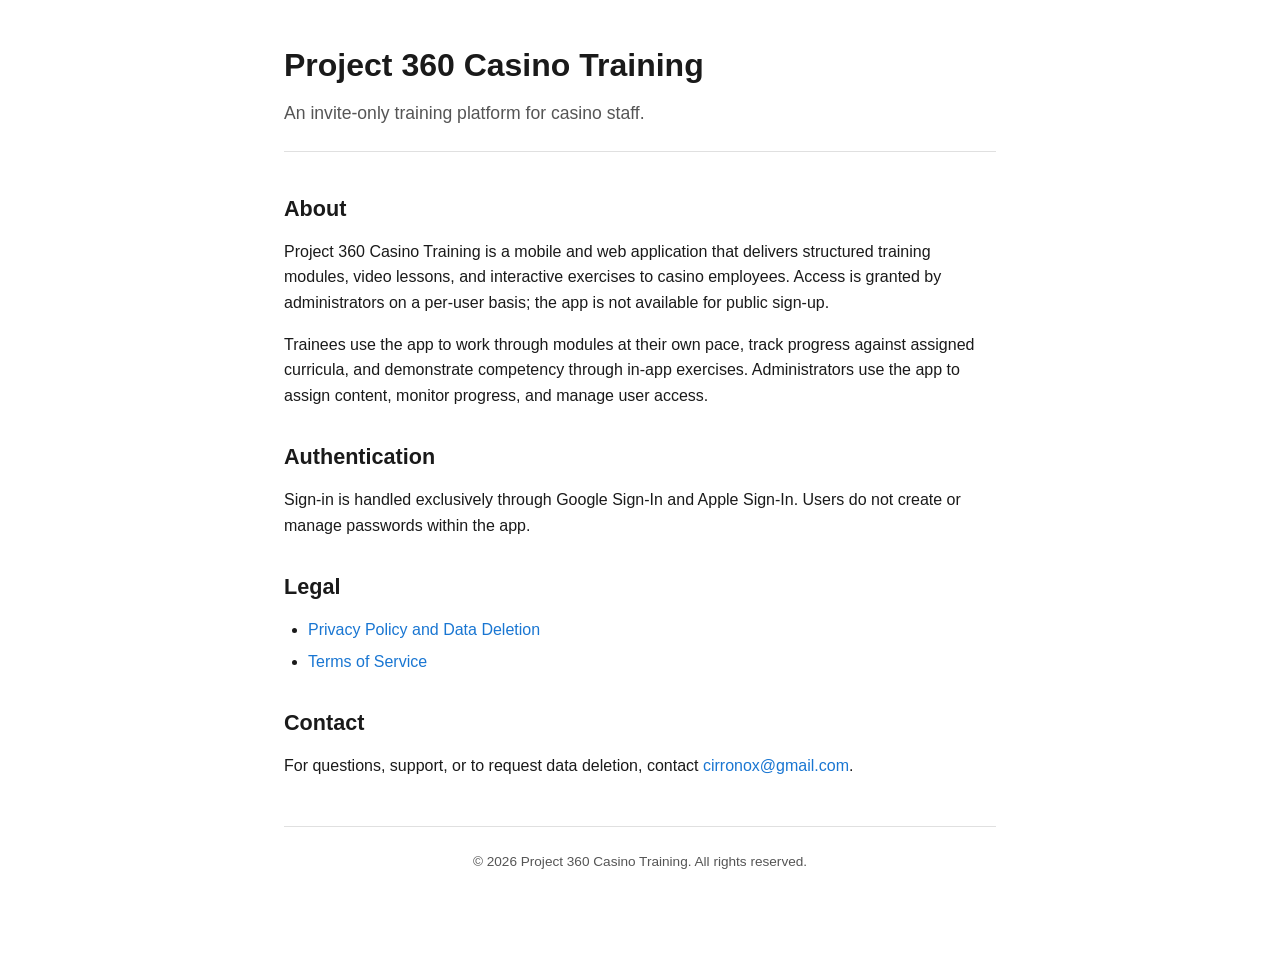
<file: index.html>
<!DOCTYPE html>
<html lang="en">
<head>
  <meta charset="UTF-8">
  <meta name="viewport" content="width=device-width, initial-scale=1.0">
  <title>Project 360 Casino Training</title>
  <link rel="stylesheet" href="style.css">
</head>
<body>
  <main>
    <header>
      <h1>Project 360 Casino Training</h1>
      <p class="tagline">An invite-only training platform for casino staff.</p>
    </header>

    <section>
      <h2>About</h2>
      <p>
        Project 360 Casino Training is a mobile and web application that delivers
        structured training modules, video lessons, and interactive exercises to
        casino employees. Access is granted by administrators on a per-user basis;
        the app is not available for public sign-up.
      </p>
      <p>
        Trainees use the app to work through modules at their own pace, track
        progress against assigned curricula, and demonstrate competency through
        in-app exercises. Administrators use the app to assign content, monitor
        progress, and manage user access.
      </p>
    </section>

    <section>
      <h2>Authentication</h2>
      <p>
        Sign-in is handled exclusively through Google Sign-In and Apple Sign-In.
        Users do not create or manage passwords within the app.
      </p>
    </section>

    <section>
      <h2>Legal</h2>
      <ul>
        <li><a href="privacy.html">Privacy Policy and Data Deletion</a></li>
        <li><a href="terms.html">Terms of Service</a></li>
      </ul>
    </section>

    <section>
      <h2>Contact</h2>
      <p>
        For questions, support, or to request data deletion, contact
        <a href="mailto:cirronox@gmail.com">cirronox@gmail.com</a>.
      </p>
    </section>

    <footer>
      <p>&copy; 2026 Project 360 Casino Training. All rights reserved.</p>
    </footer>
  </main>
</body>
</html>
</file>
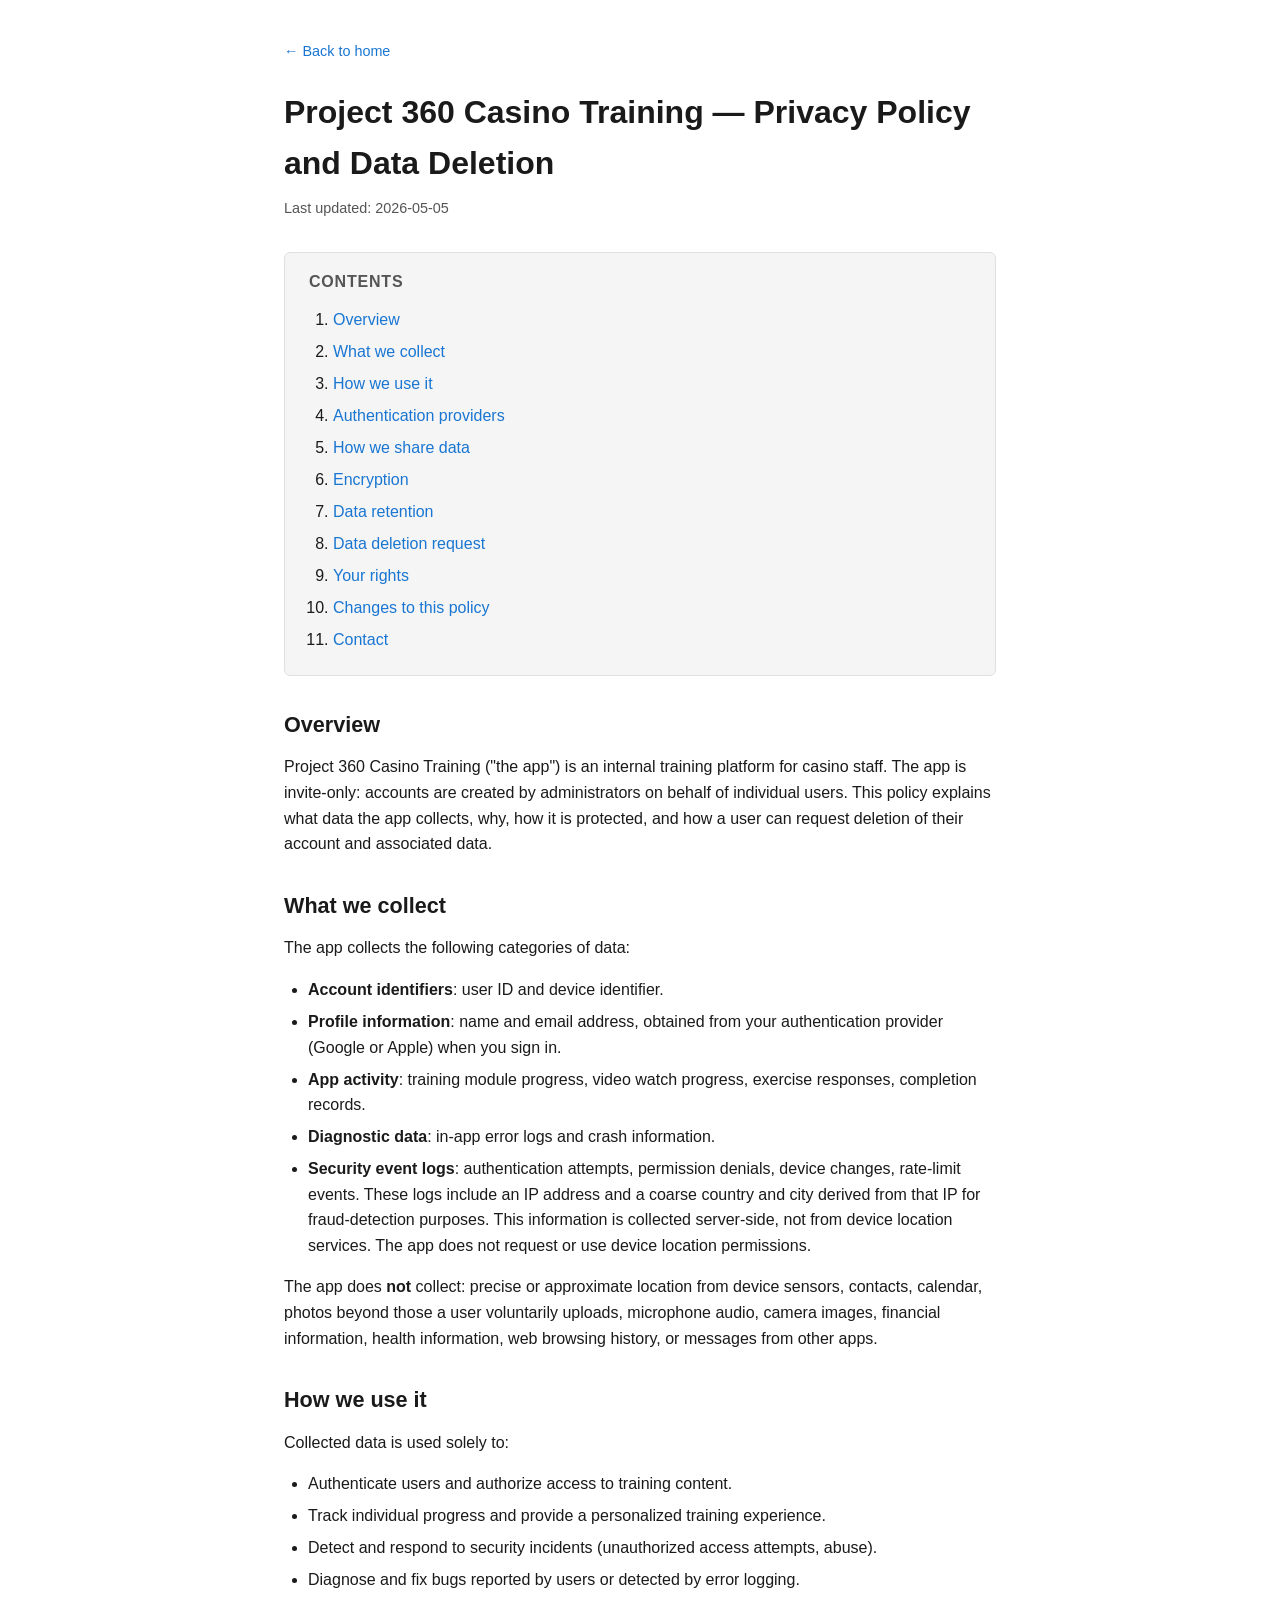
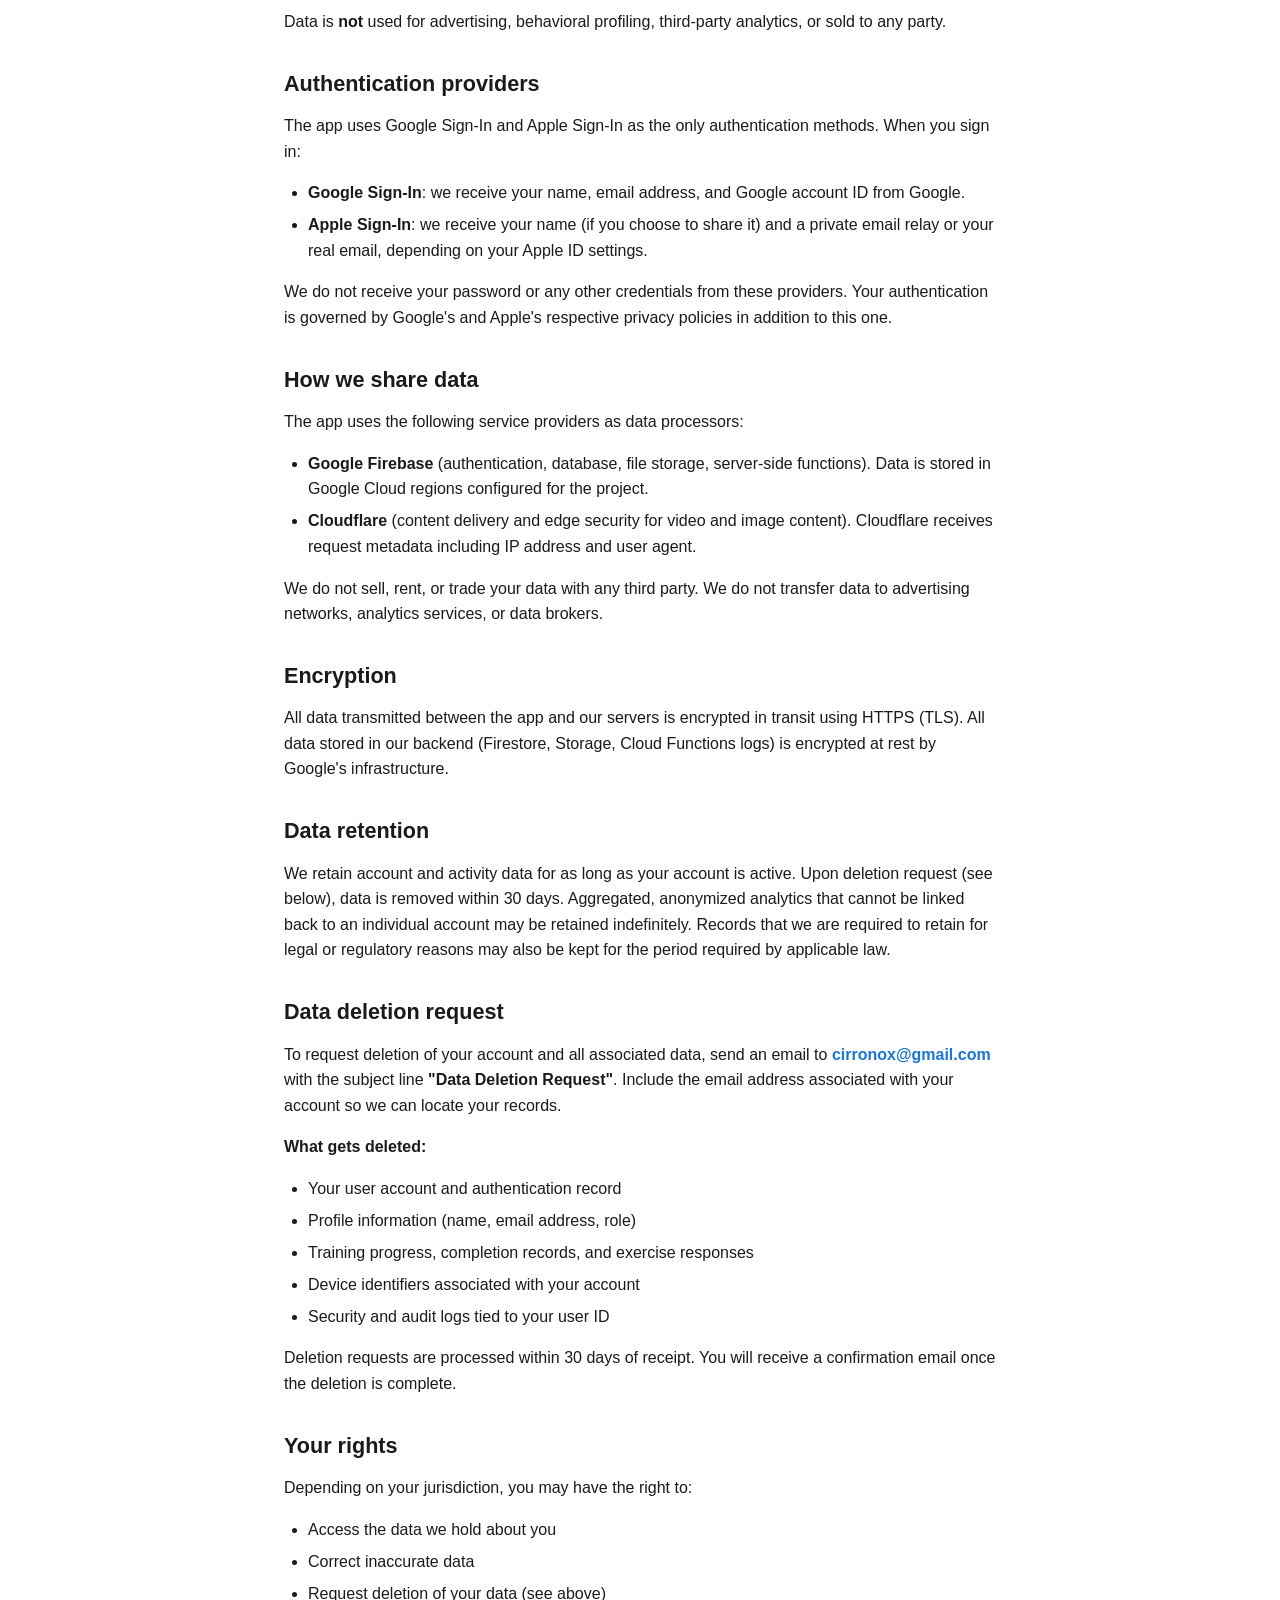
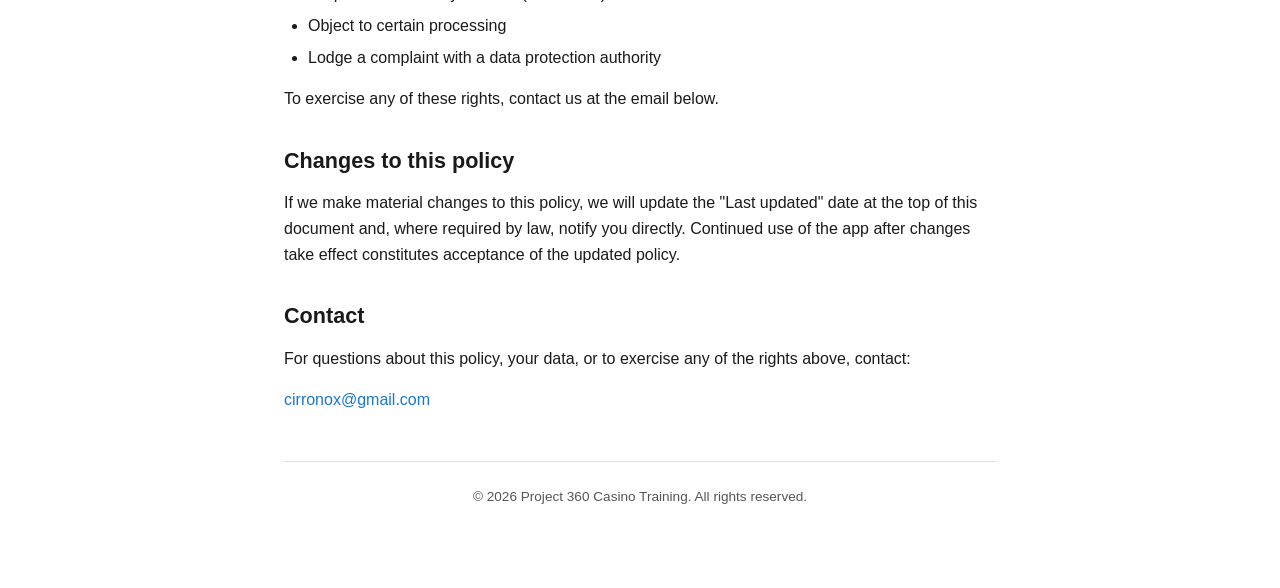
<file: privacy.html>
<!DOCTYPE html>
<html lang="en">
<head>
  <meta charset="UTF-8">
  <meta name="viewport" content="width=device-width, initial-scale=1.0">
  <title>Privacy Policy — Project 360 Casino Training</title>
  <link rel="stylesheet" href="style.css">
</head>
<body>
  <main>
    <p class="back"><a href="index.html">&larr; Back to home</a></p>

    <h1>Project 360 Casino Training — Privacy Policy and Data Deletion</h1>
    <p class="meta">Last updated: 2026-05-05</p>

    <nav class="toc">
      <h2>Contents</h2>
      <ol>
        <li><a href="#overview">Overview</a></li>
        <li><a href="#what-we-collect">What we collect</a></li>
        <li><a href="#how-we-use-it">How we use it</a></li>
        <li><a href="#authentication-providers">Authentication providers</a></li>
        <li><a href="#how-we-share-data">How we share data</a></li>
        <li><a href="#encryption">Encryption</a></li>
        <li><a href="#data-retention">Data retention</a></li>
        <li><a href="#data-deletion-request">Data deletion request</a></li>
        <li><a href="#your-rights">Your rights</a></li>
        <li><a href="#changes-to-this-policy">Changes to this policy</a></li>
        <li><a href="#contact">Contact</a></li>
      </ol>
    </nav>

    <section id="overview">
      <h2>Overview</h2>
      <p>
        Project 360 Casino Training ("the app") is an internal training platform
        for casino staff. The app is invite-only: accounts are created by
        administrators on behalf of individual users. This policy explains what
        data the app collects, why, how it is protected, and how a user can
        request deletion of their account and associated data.
      </p>
    </section>

    <section id="what-we-collect">
      <h2>What we collect</h2>
      <p>The app collects the following categories of data:</p>
      <ul>
        <li><strong>Account identifiers</strong>: user ID and device identifier.</li>
        <li><strong>Profile information</strong>: name and email address, obtained from your authentication provider (Google or Apple) when you sign in.</li>
        <li><strong>App activity</strong>: training module progress, video watch progress, exercise responses, completion records.</li>
        <li><strong>Diagnostic data</strong>: in-app error logs and crash information.</li>
        <li><strong>Security event logs</strong>: authentication attempts, permission denials, device changes, rate-limit events. These logs include an IP address and a coarse country and city derived from that IP for fraud-detection purposes. This information is collected server-side, not from device location services. The app does not request or use device location permissions.</li>
      </ul>
      <p>
        The app does <strong>not</strong> collect: precise or approximate
        location from device sensors, contacts, calendar, photos beyond those a
        user voluntarily uploads, microphone audio, camera images, financial
        information, health information, web browsing history, or messages
        from other apps.
      </p>
    </section>

    <section id="how-we-use-it">
      <h2>How we use it</h2>
      <p>Collected data is used solely to:</p>
      <ul>
        <li>Authenticate users and authorize access to training content.</li>
        <li>Track individual progress and provide a personalized training experience.</li>
        <li>Detect and respond to security incidents (unauthorized access attempts, abuse).</li>
        <li>Diagnose and fix bugs reported by users or detected by error logging.</li>
      </ul>
      <p>
        Data is <strong>not</strong> used for advertising, behavioral profiling,
        third-party analytics, or sold to any party.
      </p>
    </section>

    <section id="authentication-providers">
      <h2>Authentication providers</h2>
      <p>
        The app uses Google Sign-In and Apple Sign-In as the only authentication
        methods. When you sign in:
      </p>
      <ul>
        <li><strong>Google Sign-In</strong>: we receive your name, email address, and Google account ID from Google.</li>
        <li><strong>Apple Sign-In</strong>: we receive your name (if you choose to share it) and a private email relay or your real email, depending on your Apple ID settings.</li>
      </ul>
      <p>
        We do not receive your password or any other credentials from these
        providers. Your authentication is governed by Google's and Apple's
        respective privacy policies in addition to this one.
      </p>
    </section>

    <section id="how-we-share-data">
      <h2>How we share data</h2>
      <p>The app uses the following service providers as data processors:</p>
      <ul>
        <li><strong>Google Firebase</strong> (authentication, database, file storage, server-side functions). Data is stored in Google Cloud regions configured for the project.</li>
        <li><strong>Cloudflare</strong> (content delivery and edge security for video and image content). Cloudflare receives request metadata including IP address and user agent.</li>
      </ul>
      <p>
        We do not sell, rent, or trade your data with any third party. We do not
        transfer data to advertising networks, analytics services, or data brokers.
      </p>
    </section>

    <section id="encryption">
      <h2>Encryption</h2>
      <p>
        All data transmitted between the app and our servers is encrypted in
        transit using HTTPS (TLS). All data stored in our backend (Firestore,
        Storage, Cloud Functions logs) is encrypted at rest by Google's
        infrastructure.
      </p>
    </section>

    <section id="data-retention">
      <h2>Data retention</h2>
      <p>
        We retain account and activity data for as long as your account is
        active. Upon deletion request (see below), data is removed within 30 days.
        Aggregated, anonymized analytics that cannot be linked back to an
        individual account may be retained indefinitely. Records that we are
        required to retain for legal or regulatory reasons may also be kept for
        the period required by applicable law.
      </p>
    </section>

    <section id="data-deletion-request">
      <h2>Data deletion request</h2>
      <p>
        To request deletion of your account and all associated data, send an
        email to
        <a href="mailto:cirronox@gmail.com?subject=Data%20Deletion%20Request"><strong>cirronox@gmail.com</strong></a>
        with the subject line <strong>"Data Deletion Request"</strong>. Include
        the email address associated with your account so we can locate your
        records.
      </p>
      <p><strong>What gets deleted:</strong></p>
      <ul>
        <li>Your user account and authentication record</li>
        <li>Profile information (name, email address, role)</li>
        <li>Training progress, completion records, and exercise responses</li>
        <li>Device identifiers associated with your account</li>
        <li>Security and audit logs tied to your user ID</li>
      </ul>
      <p>
        Deletion requests are processed within 30 days of receipt. You will
        receive a confirmation email once the deletion is complete.
      </p>
    </section>

    <section id="your-rights">
      <h2>Your rights</h2>
      <p>Depending on your jurisdiction, you may have the right to:</p>
      <ul>
        <li>Access the data we hold about you</li>
        <li>Correct inaccurate data</li>
        <li>Request deletion of your data (see above)</li>
        <li>Object to certain processing</li>
        <li>Lodge a complaint with a data protection authority</li>
      </ul>
      <p>To exercise any of these rights, contact us at the email below.</p>
    </section>

    <section id="changes-to-this-policy">
      <h2>Changes to this policy</h2>
      <p>
        If we make material changes to this policy, we will update the "Last
        updated" date at the top of this document and, where required by law,
        notify you directly. Continued use of the app after changes take effect
        constitutes acceptance of the updated policy.
      </p>
    </section>

    <section id="contact">
      <h2>Contact</h2>
      <p>
        For questions about this policy, your data, or to exercise any of the
        rights above, contact:
      </p>
      <p><a href="mailto:cirronox@gmail.com">cirronox@gmail.com</a></p>
    </section>

    <footer>
      <p>&copy; 2026 Project 360 Casino Training. All rights reserved.</p>
    </footer>
  </main>
</body>
</html>
</file>
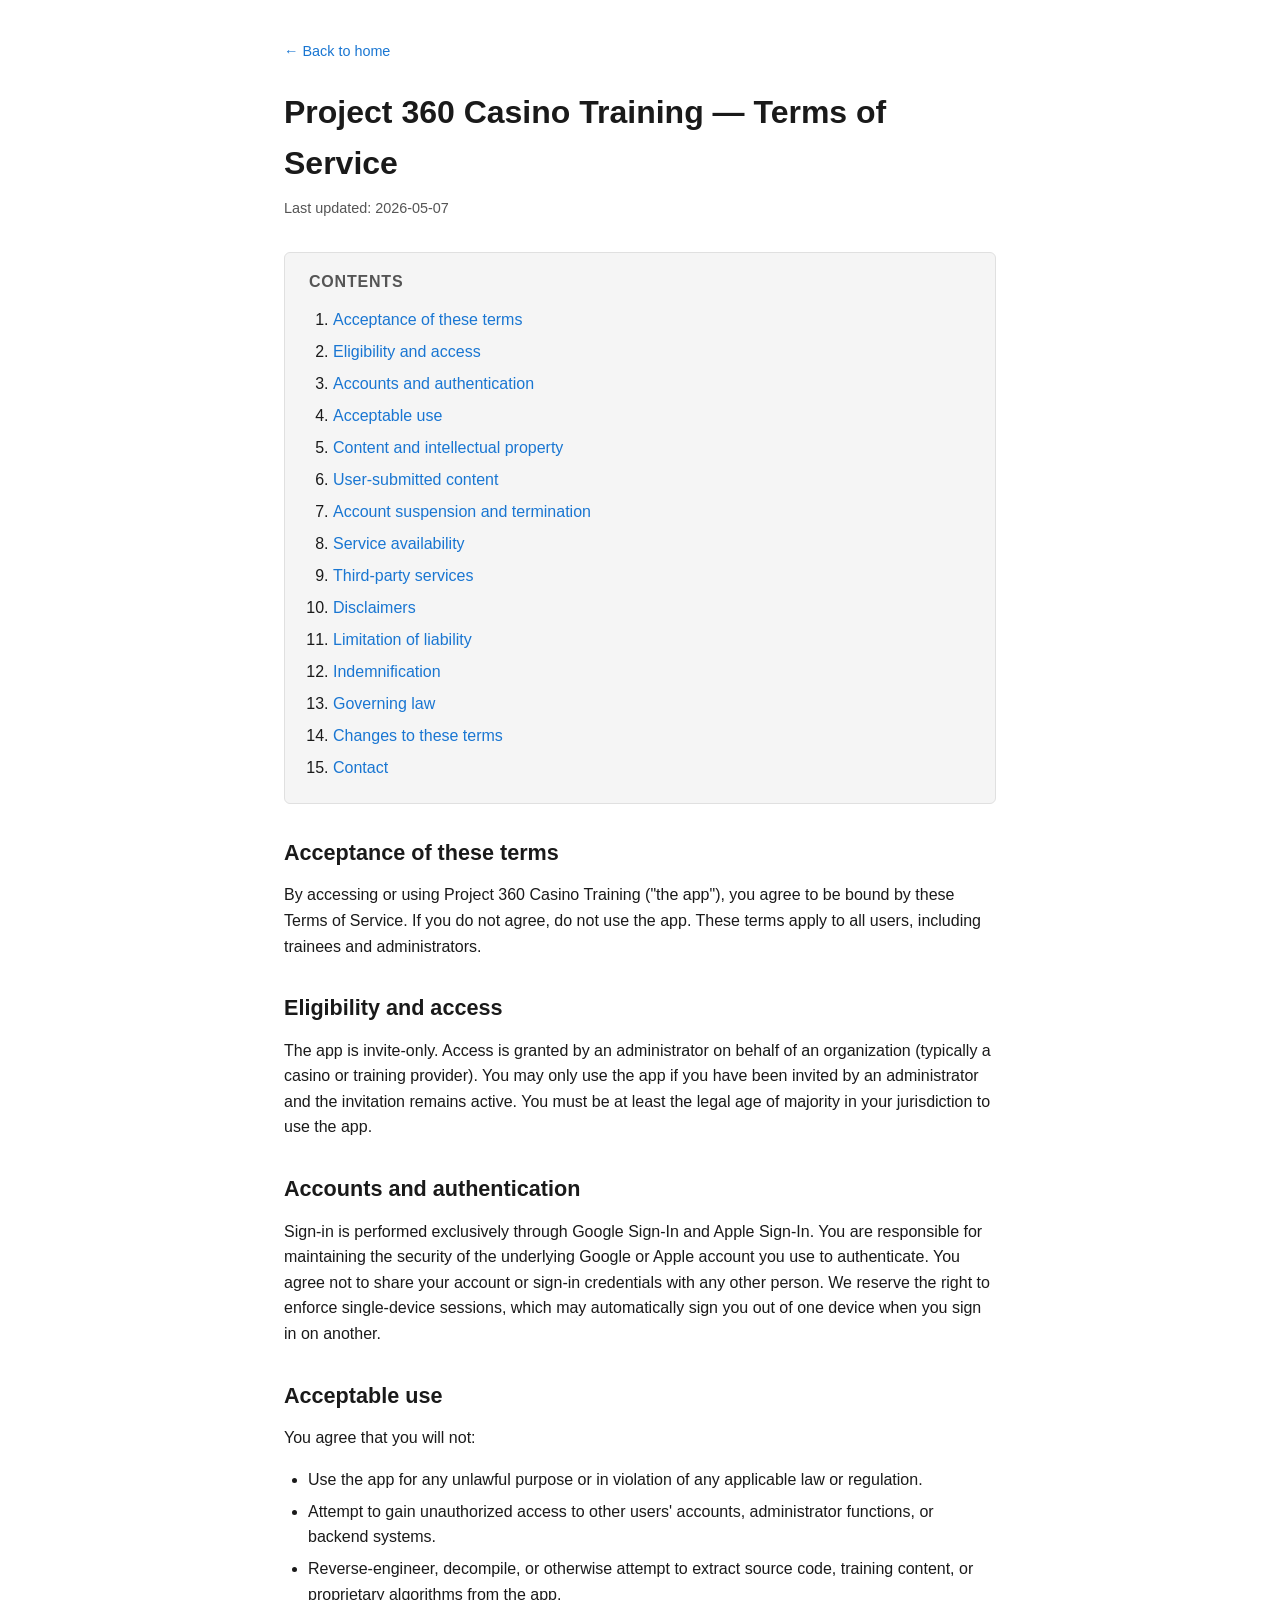
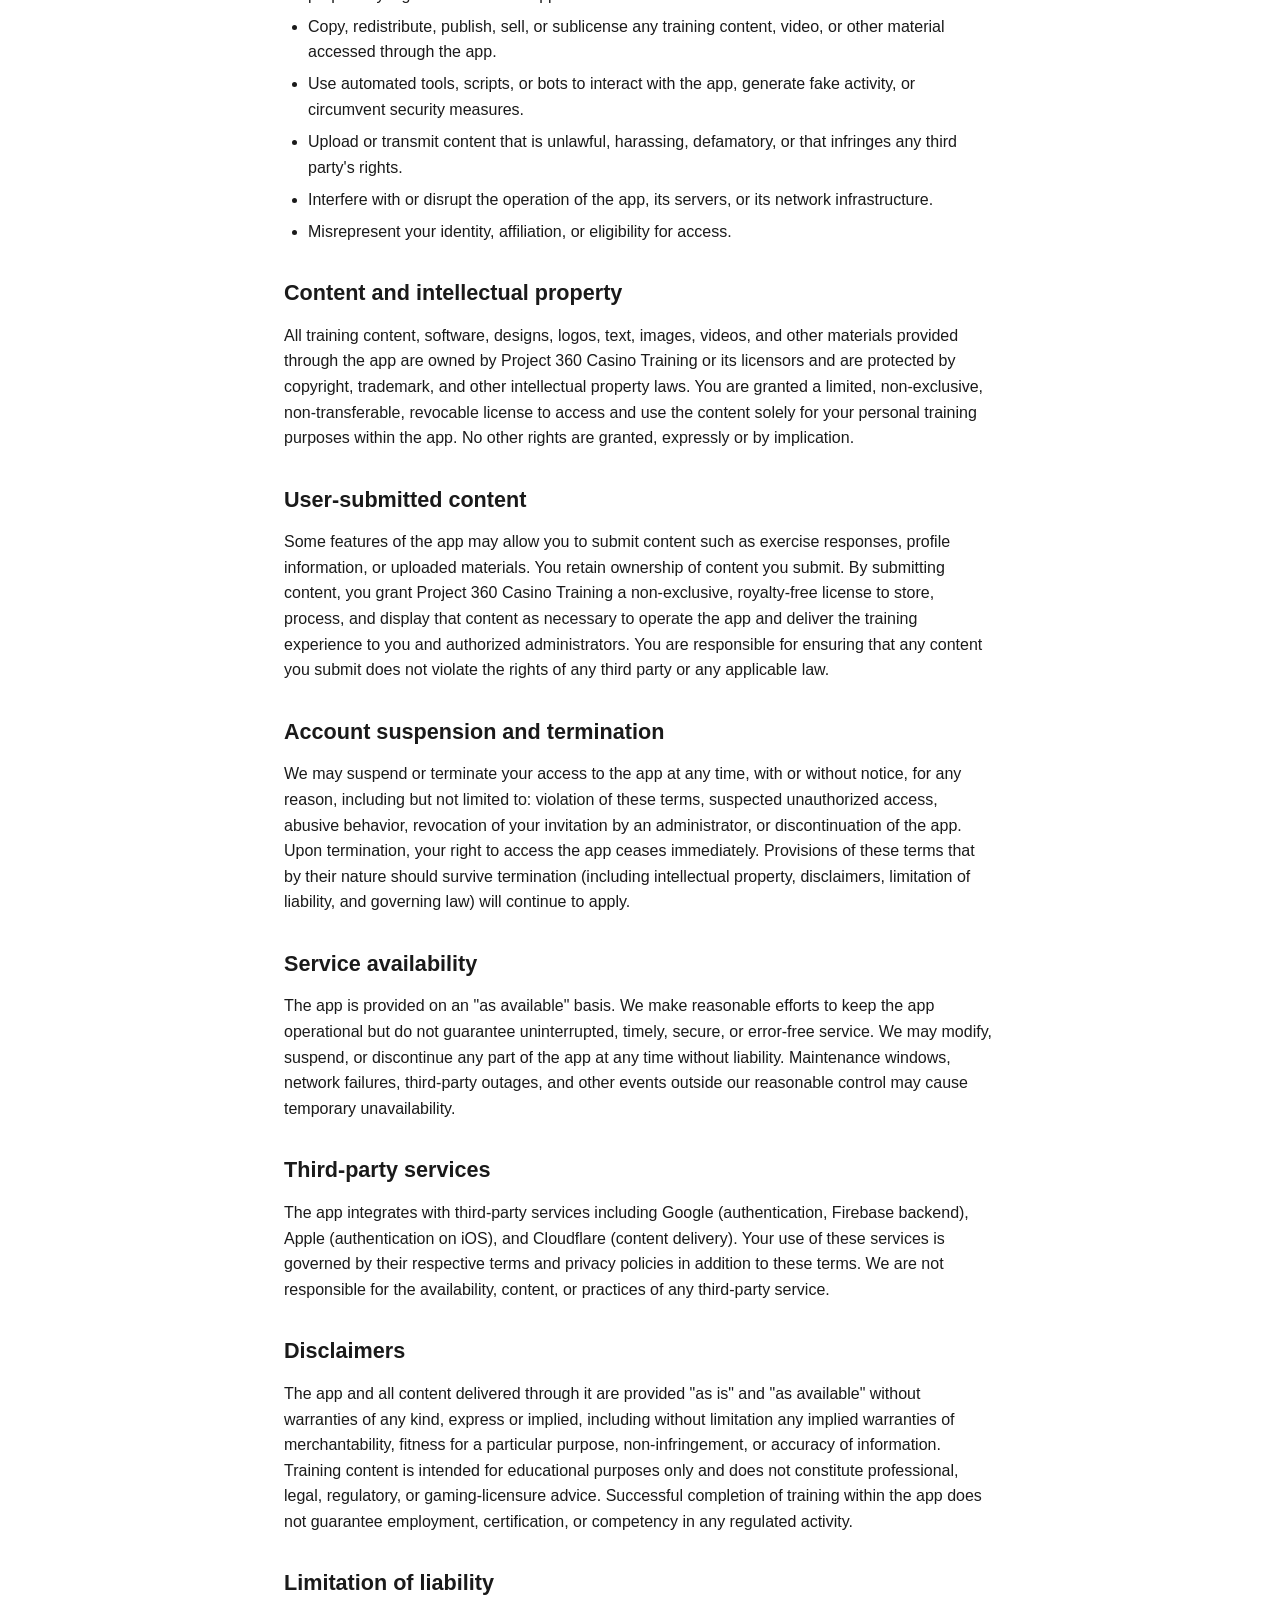
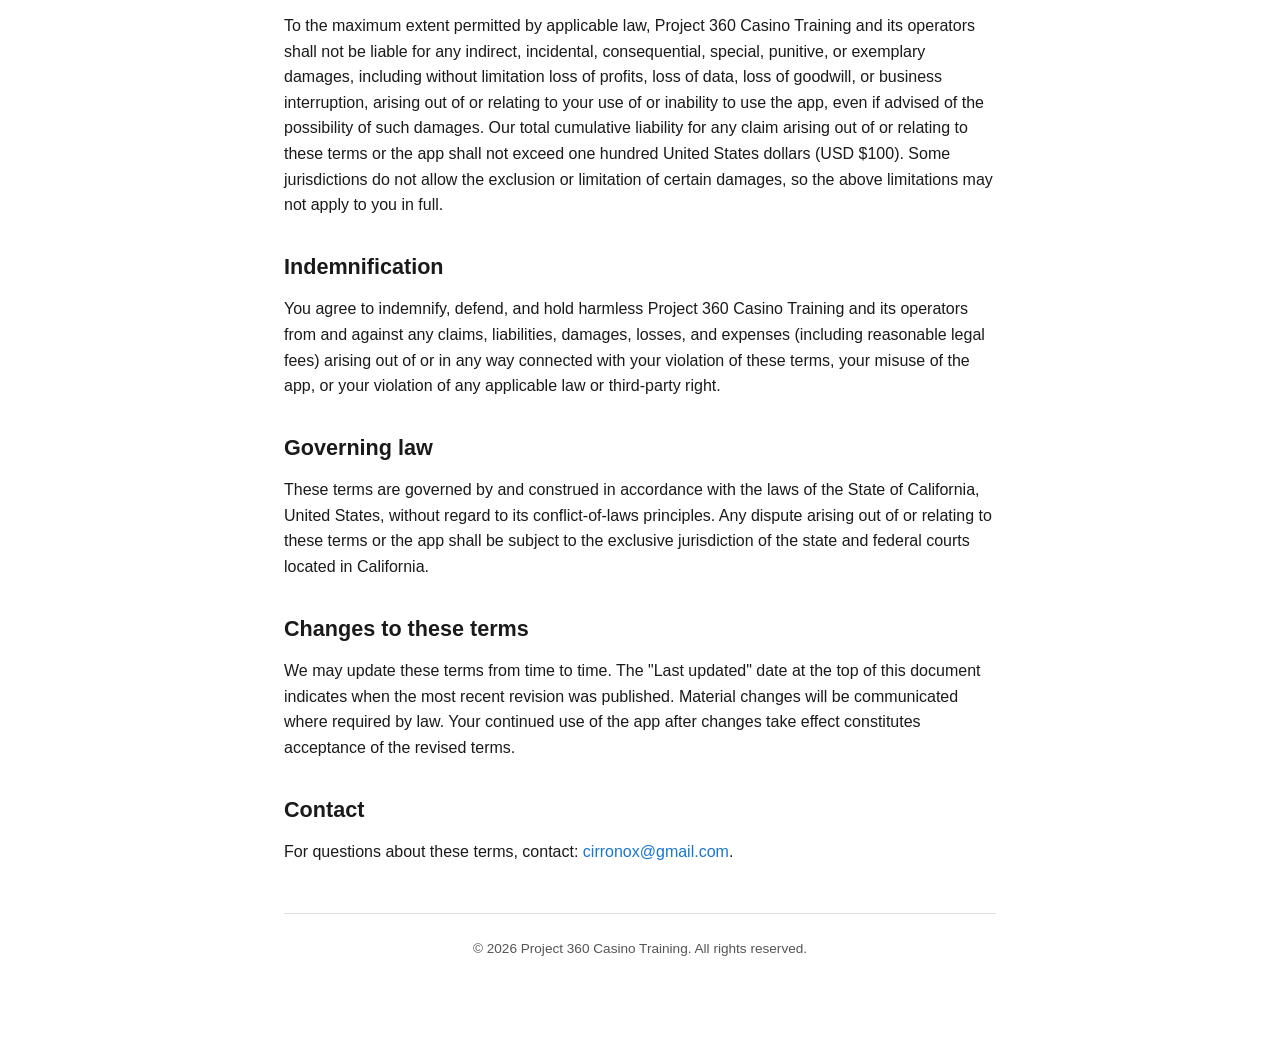
<file: terms.html>
<!DOCTYPE html>
<html lang="en">
<head>
  <meta charset="UTF-8">
  <meta name="viewport" content="width=device-width, initial-scale=1.0">
  <title>Terms of Service — Project 360 Casino Training</title>
  <link rel="stylesheet" href="style.css">
</head>
<body>
  <main>
    <p class="back"><a href="index.html">&larr; Back to home</a></p>

    <h1>Project 360 Casino Training — Terms of Service</h1>
    <p class="meta">Last updated: 2026-05-07</p>

    <nav class="toc">
      <h2>Contents</h2>
      <ol>
        <li><a href="#acceptance">Acceptance of these terms</a></li>
        <li><a href="#eligibility">Eligibility and access</a></li>
        <li><a href="#accounts">Accounts and authentication</a></li>
        <li><a href="#acceptable-use">Acceptable use</a></li>
        <li><a href="#content-ownership">Content and intellectual property</a></li>
        <li><a href="#user-content">User-submitted content</a></li>
        <li><a href="#suspension">Account suspension and termination</a></li>
        <li><a href="#availability">Service availability</a></li>
        <li><a href="#third-parties">Third-party services</a></li>
        <li><a href="#disclaimers">Disclaimers</a></li>
        <li><a href="#liability">Limitation of liability</a></li>
        <li><a href="#indemnification">Indemnification</a></li>
        <li><a href="#governing-law">Governing law</a></li>
        <li><a href="#changes">Changes to these terms</a></li>
        <li><a href="#contact">Contact</a></li>
      </ol>
    </nav>

    <section id="acceptance">
      <h2>Acceptance of these terms</h2>
      <p>
        By accessing or using Project 360 Casino Training ("the app"), you agree
        to be bound by these Terms of Service. If you do not agree, do not use
        the app. These terms apply to all users, including trainees and
        administrators.
      </p>
    </section>

    <section id="eligibility">
      <h2>Eligibility and access</h2>
      <p>
        The app is invite-only. Access is granted by an administrator on behalf
        of an organization (typically a casino or training provider). You may
        only use the app if you have been invited by an administrator and the
        invitation remains active. You must be at least the legal age of
        majority in your jurisdiction to use the app.
      </p>
    </section>

    <section id="accounts">
      <h2>Accounts and authentication</h2>
      <p>
        Sign-in is performed exclusively through Google Sign-In and Apple
        Sign-In. You are responsible for maintaining the security of the
        underlying Google or Apple account you use to authenticate. You agree
        not to share your account or sign-in credentials with any other person.
        We reserve the right to enforce single-device sessions, which may
        automatically sign you out of one device when you sign in on another.
      </p>
    </section>

    <section id="acceptable-use">
      <h2>Acceptable use</h2>
      <p>You agree that you will not:</p>
      <ul>
        <li>Use the app for any unlawful purpose or in violation of any applicable law or regulation.</li>
        <li>Attempt to gain unauthorized access to other users' accounts, administrator functions, or backend systems.</li>
        <li>Reverse-engineer, decompile, or otherwise attempt to extract source code, training content, or proprietary algorithms from the app.</li>
        <li>Copy, redistribute, publish, sell, or sublicense any training content, video, or other material accessed through the app.</li>
        <li>Use automated tools, scripts, or bots to interact with the app, generate fake activity, or circumvent security measures.</li>
        <li>Upload or transmit content that is unlawful, harassing, defamatory, or that infringes any third party's rights.</li>
        <li>Interfere with or disrupt the operation of the app, its servers, or its network infrastructure.</li>
        <li>Misrepresent your identity, affiliation, or eligibility for access.</li>
      </ul>
    </section>

    <section id="content-ownership">
      <h2>Content and intellectual property</h2>
      <p>
        All training content, software, designs, logos, text, images, videos,
        and other materials provided through the app are owned by Project 360
        Casino Training or its licensors and are protected by copyright,
        trademark, and other intellectual property laws. You are granted a
        limited, non-exclusive, non-transferable, revocable license to access
        and use the content solely for your personal training purposes within
        the app. No other rights are granted, expressly or by implication.
      </p>
    </section>

    <section id="user-content">
      <h2>User-submitted content</h2>
      <p>
        Some features of the app may allow you to submit content such as
        exercise responses, profile information, or uploaded materials. You
        retain ownership of content you submit. By submitting content, you grant
        Project 360 Casino Training a non-exclusive, royalty-free license to
        store, process, and display that content as necessary to operate the
        app and deliver the training experience to you and authorized
        administrators. You are responsible for ensuring that any content you
        submit does not violate the rights of any third party or any applicable
        law.
      </p>
    </section>

    <section id="suspension">
      <h2>Account suspension and termination</h2>
      <p>
        We may suspend or terminate your access to the app at any time, with or
        without notice, for any reason, including but not limited to: violation
        of these terms, suspected unauthorized access, abusive behavior,
        revocation of your invitation by an administrator, or discontinuation
        of the app. Upon termination, your right to access the app ceases
        immediately. Provisions of these terms that by their nature should
        survive termination (including intellectual property, disclaimers,
        limitation of liability, and governing law) will continue to apply.
      </p>
    </section>

    <section id="availability">
      <h2>Service availability</h2>
      <p>
        The app is provided on an "as available" basis. We make reasonable
        efforts to keep the app operational but do not guarantee uninterrupted,
        timely, secure, or error-free service. We may modify, suspend, or
        discontinue any part of the app at any time without liability.
        Maintenance windows, network failures, third-party outages, and other
        events outside our reasonable control may cause temporary unavailability.
      </p>
    </section>

    <section id="third-parties">
      <h2>Third-party services</h2>
      <p>
        The app integrates with third-party services including Google
        (authentication, Firebase backend), Apple (authentication on iOS), and
        Cloudflare (content delivery). Your use of these services is governed
        by their respective terms and privacy policies in addition to these
        terms. We are not responsible for the availability, content, or
        practices of any third-party service.
      </p>
    </section>

    <section id="disclaimers">
      <h2>Disclaimers</h2>
      <p>
        The app and all content delivered through it are provided "as is" and
        "as available" without warranties of any kind, express or implied,
        including without limitation any implied warranties of merchantability,
        fitness for a particular purpose, non-infringement, or accuracy of
        information. Training content is intended for educational purposes
        only and does not constitute professional, legal, regulatory, or
        gaming-licensure advice. Successful completion of training within the
        app does not guarantee employment, certification, or competency in any
        regulated activity.
      </p>
    </section>

    <section id="liability">
      <h2>Limitation of liability</h2>
      <p>
        To the maximum extent permitted by applicable law, Project 360 Casino
        Training and its operators shall not be liable for any indirect,
        incidental, consequential, special, punitive, or exemplary damages,
        including without limitation loss of profits, loss of data, loss of
        goodwill, or business interruption, arising out of or relating to your
        use of or inability to use the app, even if advised of the possibility
        of such damages. Our total cumulative liability for any claim arising
        out of or relating to these terms or the app shall not exceed one
        hundred United States dollars (USD $100). Some jurisdictions do not
        allow the exclusion or limitation of certain damages, so the above
        limitations may not apply to you in full.
      </p>
    </section>

    <section id="indemnification">
      <h2>Indemnification</h2>
      <p>
        You agree to indemnify, defend, and hold harmless Project 360 Casino
        Training and its operators from and against any claims, liabilities,
        damages, losses, and expenses (including reasonable legal fees) arising
        out of or in any way connected with your violation of these terms,
        your misuse of the app, or your violation of any applicable law or
        third-party right.
      </p>
    </section>

    <section id="governing-law">
      <h2>Governing law</h2>
      <p>
        These terms are governed by and construed in accordance with the laws
        of the State of California, United States, without regard to its
        conflict-of-laws principles. Any dispute arising out of or relating to
        these terms or the app shall be subject to the exclusive jurisdiction
        of the state and federal courts located in California.
      </p>
    </section>

    <section id="changes">
      <h2>Changes to these terms</h2>
      <p>
        We may update these terms from time to time. The "Last updated" date
        at the top of this document indicates when the most recent revision
        was published. Material changes will be communicated where required by
        law. Your continued use of the app after changes take effect
        constitutes acceptance of the revised terms.
      </p>
    </section>

    <section id="contact">
      <h2>Contact</h2>
      <p>
        For questions about these terms, contact:
        <a href="mailto:cirronox@gmail.com">cirronox@gmail.com</a>.
      </p>
    </section>

    <footer>
      <p>&copy; 2026 Project 360 Casino Training. All rights reserved.</p>
    </footer>
  </main>
</body>
</html>
</file>
<file: style.css>
:root {
  --bg: #ffffff;
  --text: #1a1a1a;
  --muted: #555555;
  --accent: #1976d2;
  --border: #e0e0e0;
  --code-bg: #f5f5f5;
}

@media (prefers-color-scheme: dark) {
  :root {
    --bg: #1a1a1a;
    --text: #e8e8e8;
    --muted: #a0a0a0;
    --accent: #64b5f6;
    --border: #333333;
    --code-bg: #2a2a2a;
  }
}

* {
  box-sizing: border-box;
}

html {
  font-size: 16px;
}

body {
  margin: 0;
  padding: 0;
  font-family: -apple-system, BlinkMacSystemFont, "Segoe UI", Roboto, Oxygen,
    Ubuntu, Cantarell, "Open Sans", "Helvetica Neue", sans-serif;
  background-color: var(--bg);
  color: var(--text);
  line-height: 1.6;
}

main {
  max-width: 760px;
  margin: 0 auto;
  padding: 2.5rem 1.5rem 4rem;
}

header {
  margin-bottom: 2.5rem;
  padding-bottom: 1.5rem;
  border-bottom: 1px solid var(--border);
}

h1 {
  font-size: 2rem;
  margin: 0 0 0.5rem;
  font-weight: 700;
}

h2 {
  font-size: 1.35rem;
  margin: 2rem 0 0.75rem;
  font-weight: 600;
}

h3 {
  font-size: 1.1rem;
  margin: 1.5rem 0 0.5rem;
  font-weight: 600;
}

p {
  margin: 0 0 1rem;
}

ul,
ol {
  margin: 0 0 1rem;
  padding-left: 1.5rem;
}

li {
  margin-bottom: 0.4rem;
}

a {
  color: var(--accent);
  text-decoration: none;
}

a:hover,
a:focus {
  text-decoration: underline;
}

.tagline {
  color: var(--muted);
  font-size: 1.1rem;
  margin: 0;
}

.meta {
  color: var(--muted);
  font-size: 0.9rem;
  margin: 0 0 2rem;
}

.back {
  font-size: 0.9rem;
  margin: 0 0 1.5rem;
}

.toc {
  background-color: var(--code-bg);
  border: 1px solid var(--border);
  border-radius: 6px;
  padding: 1rem 1.5rem;
  margin-bottom: 2rem;
}

.toc h2 {
  margin-top: 0;
  font-size: 1rem;
  text-transform: uppercase;
  letter-spacing: 0.05em;
  color: var(--muted);
}

.toc ol {
  margin-bottom: 0;
}

section {
  margin-bottom: 2rem;
}

footer {
  margin-top: 3rem;
  padding-top: 1.5rem;
  border-top: 1px solid var(--border);
  color: var(--muted);
  font-size: 0.85rem;
  text-align: center;
}
</file>
